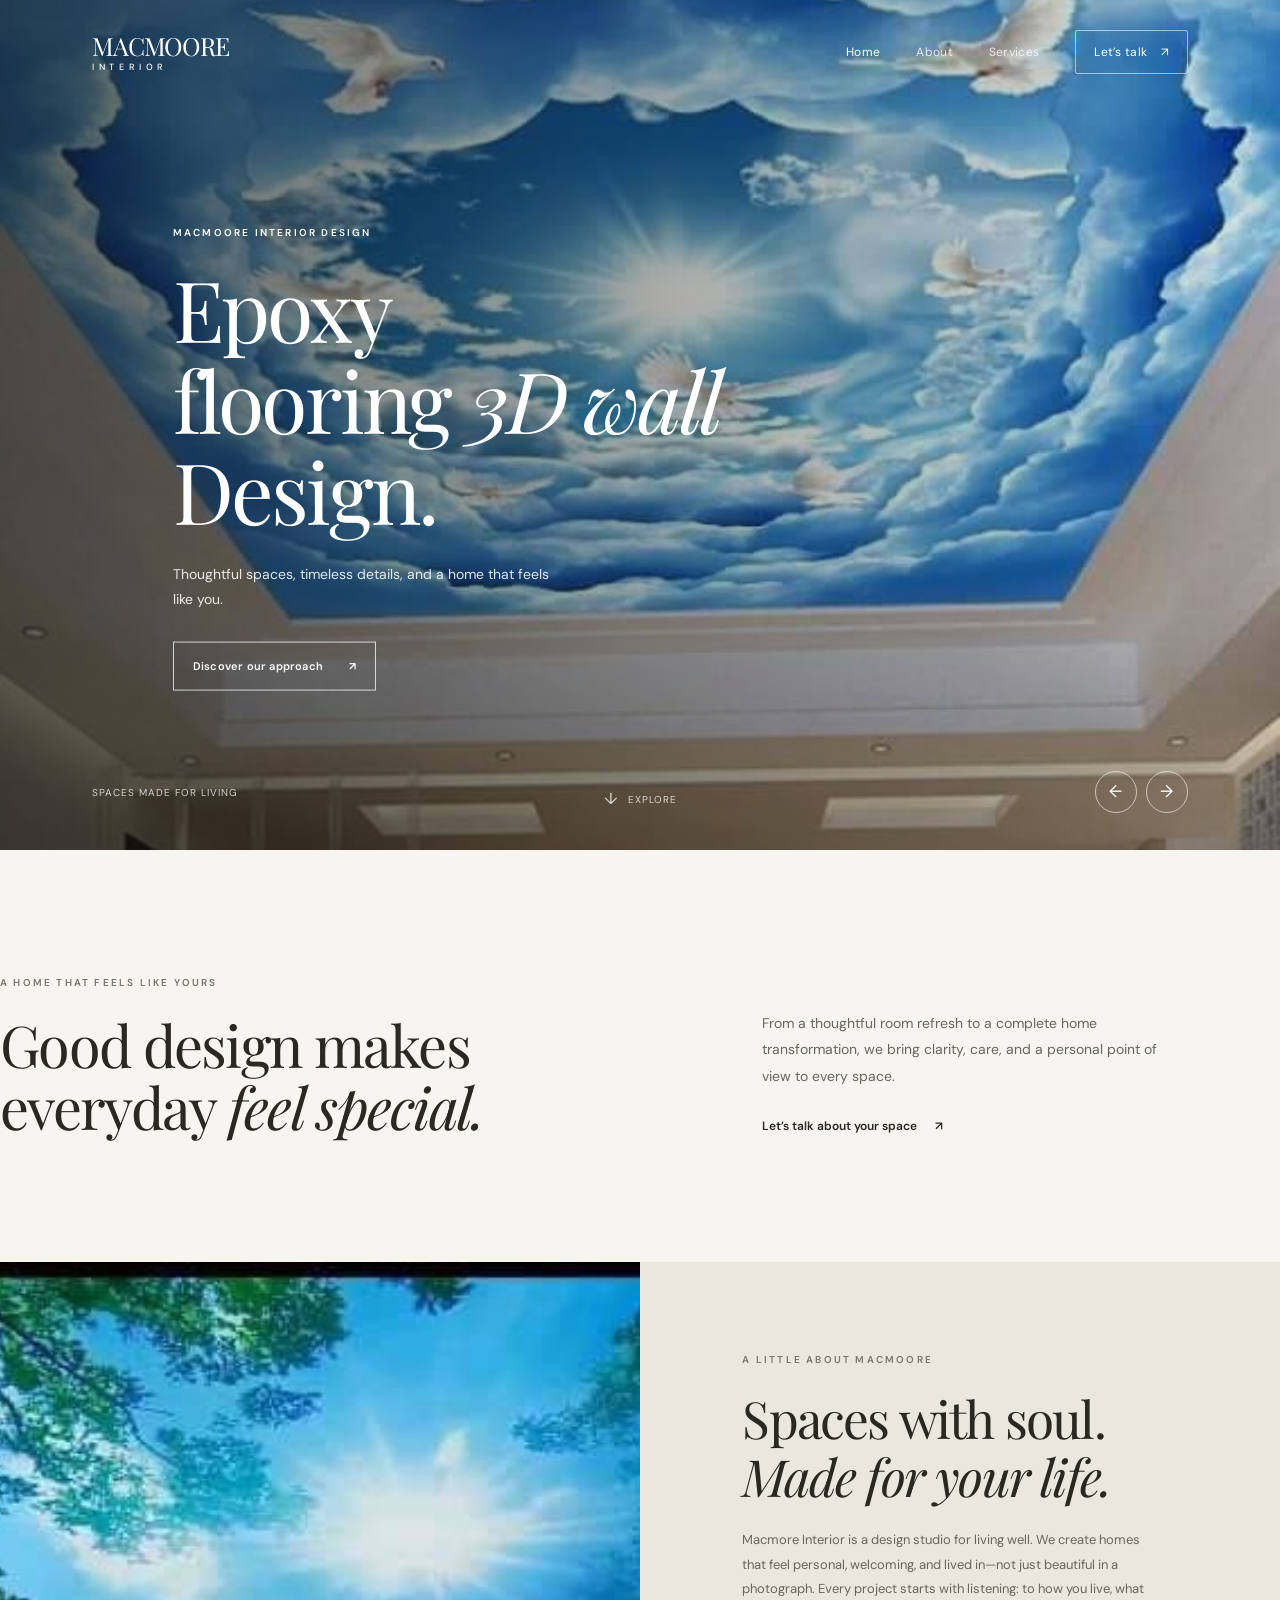
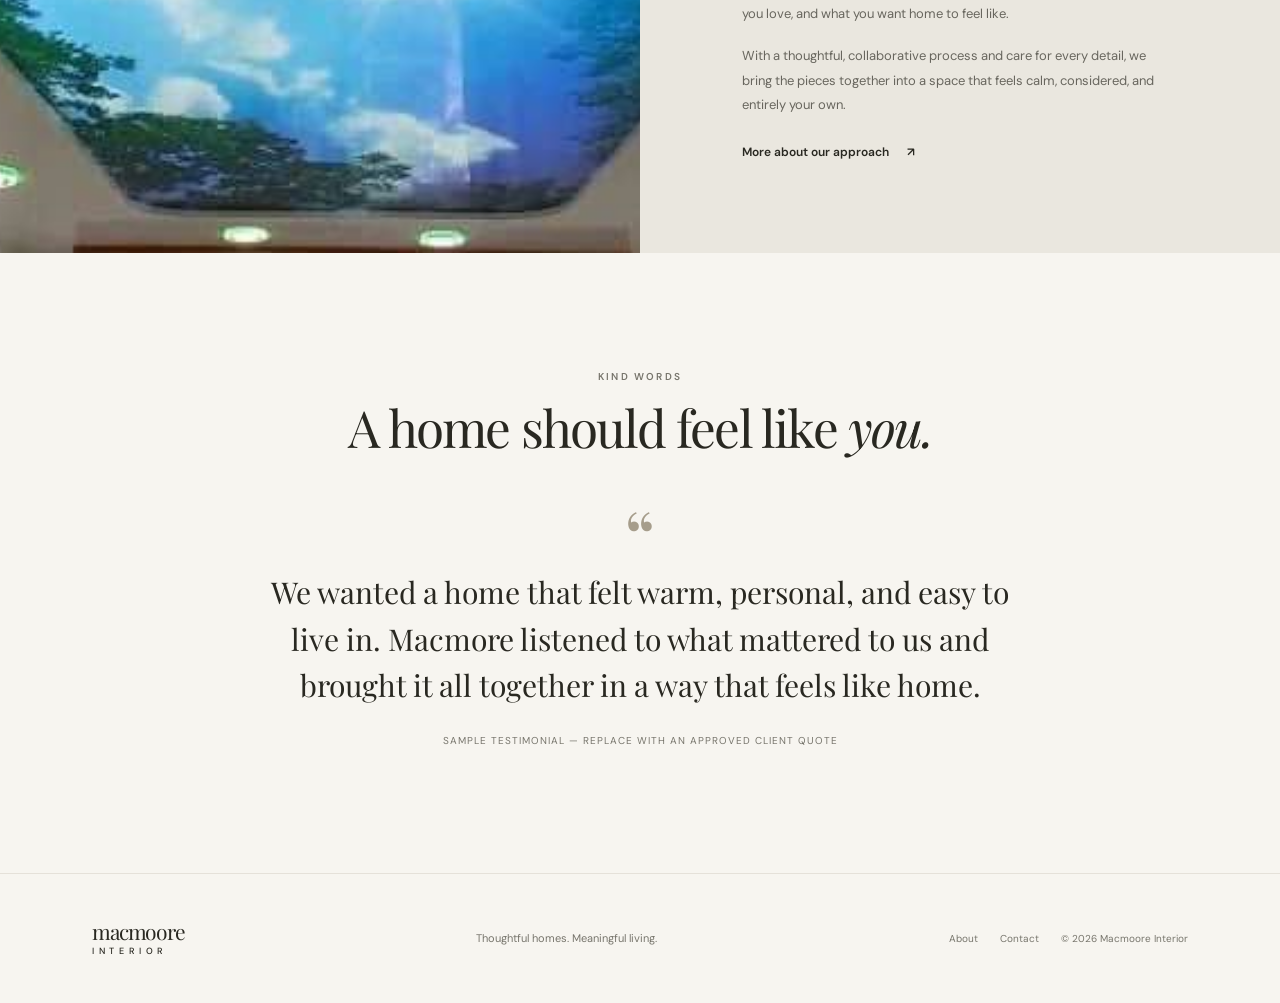
<file: index.html>
<!doctype html>
<html lang="en">
  <head>
    <meta charset="utf-8">
    <meta name="viewport" content="width=device-width, initial-scale=1">
    <meta name="theme-color" content="#27251f">
    <meta name="description" content="Macmore Interior creates thoughtful, timeless homes that feel personal, welcoming, and lived in.">
    <link rel="icon" href="data:,">
    <title>Macmoore Interior | Thoughtful homes, meaningful living</title>
    <link rel="preconnect" href="https://fonts.googleapis.com">
    <link rel="preconnect" href="https://fonts.gstatic.com" crossorigin>
    <link href="https://fonts.googleapis.com/css2?family=DM+Sans:wght@400;500;600;700&family=Playfair+Display:wght@400;500;600&display=swap" rel="stylesheet">
    <link rel="stylesheet" href="https://cdn.jsdelivr.net/npm/bootstrap@5.3.7/dist/css/bootstrap.min.css">
    <link rel="stylesheet" href="style.css">
    <script src="script.js" defer></script>
  </head>
  <body class="home-page">
    <header class="site-header home-header">
      <a class="wordmark" href="index.html" aria-label="Macmore Interior home">MACMOORE<span>INTERIOR</span></a>
      <button class="menu-toggle" type="button" aria-label="Open navigation" aria-expanded="false" aria-controls="primary-navigation">
        <span></span><span></span>
      </button>
      <nav class="site-nav" id="primary-navigation" aria-label="Main navigation">
        <a class="nav-link is-active" href="index.html" aria-current="page">Home</a>
        <a class="nav-link" href="about.html">About</a>
        <a class="nav-link" href="#services">Services</a>
        <a class="nav-link nav-contact" href="contact.html">Let’s talk <span aria-hidden="true">↗</span></a>
      </nav>
    </header>

    <main>
      <section class="home-hero" aria-label="Macmore Interior design inspiration">
        <div id="heroCarousel" class="carousel slide carousel-fade hero-carousel" data-bs-ride="carousel" data-bs-interval="5500">
          <div class="carousel-inner">
            <div class="carousel-item active hero-slide" role="img" aria-label="Warm, thoughtfully designed interior" style="background-image: url('images/interior image 10.jpeg')"></div>
            <div class="carousel-item hero-slide" role="img" aria-label="A welcoming modern living space" style="background-image: url('images/interior image 2.jpeg')"></div>
            <div class="carousel-item hero-slide" role="img" aria-label="Carefully layered interior details" style="background-image: url('images/interior image 3.jpeg')"></div>
            <div class="carousel-item hero-slide" role="img" aria-label="A calm and comfortable home" style="background-image: url('images/interior image 4.jpeg')"></div>
            <div class="carousel-item hero-slide" role="img" aria-label="A timeless interior with natural materials" style="background-image: url('images/interior image 12.jpeg')"></div>
          </div>
        </div>
        <div class="hero-shade" aria-hidden="true"></div>
        <div class="hero-copy">
          <p class="eyebrow">MACMOORE INTERIOR DESIGN</p>
          <h1>Epoxy <br>flooring <em>3D wall</em> <span>Design. </span> </h1>
          <p>Thoughtful spaces, timeless details, and a home that feels like you.</p>
          <a class="button button-light" href="about.html">Discover our approach <span aria-hidden="true">↗</span></a>
        </div>
        <div class="hero-bottom">
          <span>Spaces made for living</span>
          <div class="hero-controls" aria-label="Background image controls">
            <button type="button" data-bs-target="#heroCarousel" data-bs-slide="prev" aria-label="Previous background image">←</button>
            <button type="button" data-bs-target="#heroCarousel" data-bs-slide="next" aria-label="Next background image">→</button>
          </div>
        </div>
        <a class="scroll-cue" href="#services"><span aria-hidden="true">↓</span> Explore</a>
      </section>

      <section class="home-intro section-wrap" id="services">
        <div>
          <p class="eyebrow">A HOME THAT FEELS LIKE YOURS</p>
          <h2>Good design makes<br>everyday <em>feel special.</em></h2>
        </div>
        <div class="home-intro-copy">
          <p>From a thoughtful room refresh to a complete home transformation, we bring clarity, care, and a personal point of view to every space.</p>
          <a class="text-link" href="contact.html">Let’s talk about your space <span aria-hidden="true">↗</span></a>
        </div>
      </section>

      <section class="home-about" id="about">
        <div class="home-about-image" role="img" aria-label="A warm, thoughtfully designed living room" style="background-image: url('images/interior image 7.jpeg')"></div>
        <div class="home-about-copy">
          <p class="eyebrow">A LITTLE ABOUT MACMOORE</p>
          <h2>Spaces with soul.<br><em>Made for your life.</em></h2>
          <p>Macmore Interior is a design studio for living well. We create homes that feel personal, welcoming, and lived in—not just beautiful in a photograph. Every project starts with listening: to how you live, what you love, and what you want home to feel like.</p>
          <p>With a thoughtful, collaborative process and care for every detail, we bring the pieces together into a space that feels calm, considered, and entirely your own.</p>
          <a class="text-link" href="about.html">More about our approach <span aria-hidden="true">↗</span></a>
        </div>
      </section>

      <section class="testimonial section-wrap" aria-labelledby="testimonial-title">
        <p class="eyebrow">KIND WORDS</p>
        <h2 id="testimonial-title">A home should feel like <em>you.</em></h2>
        <blockquote>
          <span class="quote-mark" aria-hidden="true">“</span>
          <p>We wanted a home that felt warm, personal, and easy to live in. Macmore listened to what mattered to us and brought it all together in a way that feels like home.</p>
          <footer>Sample testimonial — replace with an approved client quote</footer>
        </blockquote>
      </section>
    </main>

    <footer class="site-footer">
      <a class="wordmark footer-wordmark" href="index.html">macmoore<span>interior</span></a>
      <p>Thoughtful homes. Meaningful living.</p>
      <div class="footer-links">
        <a href="about.html">About</a>
        <a href="contact.html">Contact</a>
        <span>© <span data-year></span> Macmoore Interior</span>
      </div>
    </footer>

    <script src="https://cdn.jsdelivr.net/npm/bootstrap@5.3.7/dist/js/bootstrap.bundle.min.js"></script>
  </body>
</html>
</file>
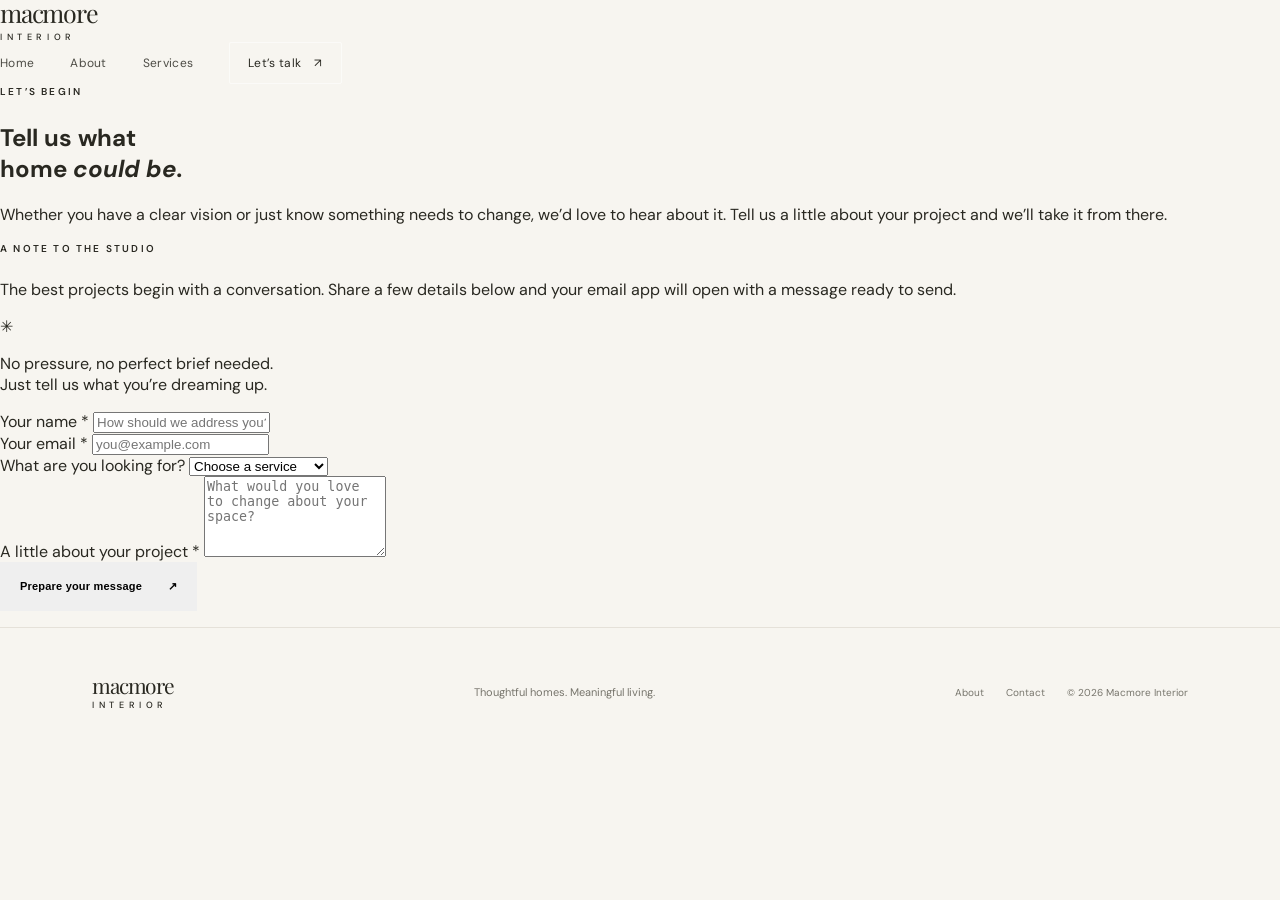
<file: contact.html>
<!doctype html>
<html lang="en">
  <head>
    <meta charset="utf-8">
    <meta name="viewport" content="width=device-width, initial-scale=1">
    <meta name="theme-color" content="#f7f5f0">
    <meta name="description" content="Tell Macmore Interior about your home design project. Get in touch to start a thoughtful conversation about your space.">
    <link rel="icon" href="data:,">
    <title>Contact | Macmore Interior</title>
    <link rel="preconnect" href="https://fonts.googleapis.com">
    <link rel="preconnect" href="https://fonts.gstatic.com" crossorigin>
    <link href="https://fonts.googleapis.com/css2?family=DM+Sans:wght@400;500;600;700&family=Playfair+Display:wght@400;500;600&display=swap" rel="stylesheet">
    <link rel="stylesheet" href="style.css">
    <script src="script.js" defer></script>
  </head>
  <body>
    <header class="site-header">
      <a class="wordmark" href="index.html" aria-label="Macmore Interior home">macmore<span>interior</span></a>
      <button class="menu-toggle" type="button" aria-label="Open navigation" aria-expanded="false" aria-controls="primary-navigation">
        <span></span><span></span>
      </button>
      <nav class="site-nav" id="primary-navigation" aria-label="Main navigation">
        <a class="nav-link" href="index.html">Home</a>
        <a class="nav-link" href="about.html">About</a>
        <a class="nav-link" href="index.html#services">Services</a>
        <a class="nav-link nav-contact is-active" href="contact.html" aria-current="page">Let’s talk <span aria-hidden="true">↗</span></a>
      </nav>
    </header>

    <main>
      <section class="contact-intro section-wrap">
        <p class="eyebrow">LET’S BEGIN</p>
        <h1>Tell us what<br>home <em>could be.</em></h1>
        <p class="contact-lede">Whether you have a clear vision or just know something needs to change, we’d love to hear about it. Tell us a little about your project and we’ll take it from there.</p>
      </section>

      <section class="contact-layout section-wrap">
        <div class="contact-details">
          <div>
            <p class="eyebrow">A NOTE TO THE STUDIO</p>
            <p class="contact-detail-copy">The best projects begin with a conversation. Share a few details below and your email app will open with a message ready to send.</p>
          </div>
          <div class="contact-note">
            <span class="note-star" aria-hidden="true">✳</span>
            <p>No pressure, no perfect brief needed.<br>Just tell us what you’re dreaming up.</p>
          </div>
        </div>
        <form class="contact-form" data-contact-form>
          <div class="form-row">
            <label for="name">Your name <span aria-hidden="true">*</span></label>
            <input id="name" name="name" type="text" autocomplete="name" placeholder="How should we address you?" required>
          </div>
          <div class="form-row">
            <label for="email">Your email <span aria-hidden="true">*</span></label>
            <input id="email" name="email" type="email" autocomplete="email" placeholder="you@example.com" required>
          </div>
          <div class="form-row">
            <label for="project">What are you looking for?</label>
            <select id="project" name="project">
              <option value="">Choose a service</option>
              <option>Full-service design</option>
              <option>Room refresh</option>
              <option>Design consultation</option>
              <option>Something else</option>
            </select>
          </div>
          <div class="form-row">
            <label for="message">A little about your project <span aria-hidden="true">*</span></label>
            <textarea id="message" name="message" rows="5" placeholder="What would you love to change about your space?" required></textarea>
          </div>
          <button class="button button-dark form-submit" type="submit">Prepare your message <span aria-hidden="true">↗</span></button>
          <p class="form-status" data-form-status aria-live="polite"></p>
        </form>
      </section>
    </main>

    <footer class="site-footer">
      <a class="wordmark footer-wordmark" href="index.html">macmore<span>interior</span></a>
      <p>Thoughtful homes. Meaningful living.</p>
      <div class="footer-links">
        <a href="about.html">About</a>
        <a href="contact.html">Contact</a>
        <span>© <span data-year></span> Macmore Interior</span>
      </div>
    </footer>
  </body>
</html>
</file>
<file: style.css>
:root {
  color-scheme: light;
  --ink: #292821;
  --paper: #f7f5f0;
  --muted: #77756c;
  --serif: "Playfair Display", Georgia, serif;
  --sans: "DM Sans", Arial, sans-serif;
}

* {
  box-sizing: border-box;
}

html {
  scroll-behavior: smooth;
}

body {
  margin: 0;
  background: var(--paper);
  color: var(--ink);
  font-family: var(--sans);
}

.home-page {
  min-width: 320px;
}

.home-header {
  position: absolute;
  z-index: 5;
  top: 0;
  left: 0;
  display: flex;
  width: 100%;
  align-items: center;
  justify-content: space-between;
  padding: 30px 7.2%;
  color: #fff;
}

.wordmark {
  color: inherit;
  font-family: var(--serif);
  font-size: 25px;
  letter-spacing: -1.2px;
  line-height: 1;
  text-decoration: none;
}

.wordmark span {
  display: block;
  margin-top: 5px;
  font-family: var(--sans);
  font-size: 9px;
  font-weight: 500;
  letter-spacing: 4.6px;
  text-transform: uppercase;
}

.site-nav {
  display: flex;
  align-items: center;
  gap: 36px;
}

.site-nav .nav-link {
  padding: 10px 0;
  color: inherit;
  font-size: 12px;
  letter-spacing: 0.3px;
  opacity: 0.82;
  text-decoration: none;
}

.site-nav .nav-link:hover,
.site-nav .nav-link.is-active {
  opacity: 1;
}

.site-nav .nav-contact {
  padding: 12px 18px;
  border: 1px solid rgb(255 255 255 / 55%);
  border-radius: 2px;
  opacity: 1;
}

.nav-contact span {
  margin-left: 10px;
}

.menu-toggle {
  display: none;
}

.home-hero {
  position: relative;
  min-height: 690px;
  height: min(850px, 100svh);
  overflow: hidden;
  background: #49463f;
  color: #fff;
}

.hero-carousel,
.hero-carousel .carousel-inner,
.hero-slide,
.hero-shade {
  position: absolute;
  inset: 0;
  width: 100%;
  height: 100%;
}

.hero-slide {
  background-position: center;
  background-size: cover;
  transform: scale(1.015);
}

.hero-shade {
  z-index: 1;
  background: linear-gradient(90deg, rgb(20 20 17 / 66%) 0%, rgb(25 24 20 / 39%) 47%, rgb(25 24 20 / 9%) 100%),
    linear-gradient(0deg, rgb(20 20 17 / 28%), transparent 28%);
  pointer-events: none;
}

.hero-copy {
  position: absolute;
  z-index: 2;
  top: 50%;
  left: 13.5%;
  width: min(620px, 74%);
  transform: translateY(-43%);
}

.eyebrow {
  margin: 0 0 23px;
  font-size: 10px;
  font-weight: 600;
  letter-spacing: 2.2px;
  line-height: 1.5;
  text-transform: uppercase;
}

.hero-copy h1,
.home-intro h2 {
  margin: 0;
  font-family: var(--serif);
  font-size: clamp(48px, 6.6vw, 88px);
  font-weight: 400;
  letter-spacing: -2.8px;
  line-height: 1.08;
}

.hero-copy h1 em,
.home-intro h2 em {
  font-weight: 400;
}

.hero-copy > p:not(.eyebrow) {
  max-width: 390px;
  margin: 25px 0 30px;
  color: rgb(255 255 255 / 87%);
  font-size: 14px;
  line-height: 1.8;
}

.button {
  display: inline-flex;
  min-height: 49px;
  align-items: center;
  justify-content: center;
  gap: 26px;
  padding: 0 19px;
  border: 1px solid transparent;
  font-size: 11px;
  font-weight: 600;
  letter-spacing: 0.2px;
  text-decoration: none;
  transition: background-color 160ms ease, color 160ms ease;
}

.button-light {
  border-color: rgb(255 255 255 / 75%);
  color: #fff;
}

.button-light:hover {
  background: #fff;
  color: var(--ink);
}

.hero-bottom {
  position: absolute;
  z-index: 2;
  right: 7.2%;
  bottom: 37px;
  left: 7.2%;
  display: flex;
  align-items: center;
  justify-content: space-between;
  color: rgb(255 255 255 / 78%);
  font-size: 10px;
  letter-spacing: 1px;
  text-transform: uppercase;
}

.hero-controls {
  display: flex;
  gap: 9px;
}

.hero-controls button {
  width: 42px;
  height: 42px;
  border: 1px solid rgb(255 255 255 / 58%);
  border-radius: 50%;
  background: transparent;
  color: #fff;
  font-size: 17px;
  transition: background-color 160ms ease, color 160ms ease;
}

.hero-controls button:hover {
  background: #fff;
  color: var(--ink);
}

.scroll-cue {
  position: absolute;
  z-index: 2;
  bottom: 39px;
  left: 50%;
  display: flex;
  align-items: center;
  gap: 9px;
  color: rgb(255 255 255 / 78%);
  font-size: 10px;
  letter-spacing: 1px;
  text-decoration: none;
  text-transform: uppercase;
  transform: translateX(-50%);
}

.scroll-cue span {
  font-size: 16px;
}

.home-intro {
  display: grid;
  grid-template-columns: 1.1fr 0.9fr;
  gap: 10%;
  align-items: end;
  padding-top: 125px;
  padding-bottom: 125px;
}

.home-intro .eyebrow {
  color: var(--muted);
}

.home-intro h2 {
  font-size: clamp(38px, 4.5vw, 60px);
  letter-spacing: -1.7px;
}

.home-intro-copy p {
  max-width: 405px;
  margin: 0 0 24px;
  color: #68665e;
  font-size: 14px;
  line-height: 1.9;
}

.text-link {
  display: inline-flex;
  gap: 18px;
  align-items: center;
  color: var(--ink);
  font-size: 12px;
  font-weight: 600;
  text-decoration: none;
}

.text-link:hover {
  text-decoration: underline;
  text-underline-offset: 5px;
}

.home-about {
  display: grid;
  min-height: 590px;
  grid-template-columns: 1fr 1fr;
  background: #eae7df;
}

.home-about-image {
  min-height: 590px;
  background-color: #c5c0b5;
  background-position: center;
  background-size: cover;
}

.home-about-copy {
  align-self: center;
  max-width: 620px;
  padding: 90px clamp(42px, 8vw, 125px);
}

.home-about-copy .eyebrow,
.testimonial > .eyebrow {
  color: var(--muted);
}

.home-about-copy h2,
.testimonial h2 {
  margin: 0 0 23px;
  font-family: var(--serif);
  font-size: clamp(38px, 4vw, 56px);
  font-weight: 400;
  letter-spacing: -1.8px;
  line-height: 1.12;
}

.home-about-copy > p:not(.eyebrow) {
  margin: 0 0 17px;
  color: #68665e;
  font-size: 13px;
  line-height: 1.9;
}

.home-about-copy .text-link {
  margin-top: 8px;
}

.testimonial {
  padding-top: 116px;
  padding-bottom: 125px;
  text-align: center;
}

.testimonial > .eyebrow {
  margin-bottom: 15px;
}

.testimonial h2 {
  margin-bottom: 42px;
  font-size: clamp(35px, 4vw, 52px);
}

.testimonial blockquote {
  max-width: 760px;
  margin: 0 auto;
}

.quote-mark {
  display: block;
  height: 54px;
  color: #a69d8b;
  font-family: var(--serif);
  font-size: 76px;
  line-height: 1;
}

.testimonial blockquote p {
  margin: 17px 0 24px;
  font-family: var(--serif);
  font-size: clamp(21px, 2.4vw, 30px);
  line-height: 1.55;
}

.testimonial blockquote footer {
  color: var(--muted);
  font-size: 10px;
  letter-spacing: 1px;
  text-transform: uppercase;
}

.site-footer {
  display: flex;
  min-height: 130px;
  align-items: center;
  justify-content: space-between;
  gap: 24px;
  padding: 30px 7.2%;
  border-top: 1px solid #e5e1d9;
}

.footer-wordmark {
  color: var(--ink);
  font-size: 21px;
}

.site-footer > p {
  margin: 0;
  color: var(--muted);
  font-size: 11px;
}

.footer-links {
  display: flex;
  flex-wrap: wrap;
  gap: 22px;
  align-items: center;
  color: var(--muted);
  font-size: 10px;
}

.footer-links a {
  color: inherit;
  text-decoration: none;
}

.footer-links a:hover {
  color: var(--ink);
}

@media (max-width: 700px) {
  .home-header {
    padding: 23px 6%;
  }

  .menu-toggle {
    z-index: 7;
    display: grid;
    width: 42px;
    height: 42px;
    place-content: center;
    gap: 6px;
    border: 1px solid rgb(255 255 255 / 55%);
    background: transparent;
  }

  .menu-toggle span {
    width: 17px;
    height: 1px;
    background: #fff;
  }

  .site-nav {
    position: absolute;
    top: 0;
    right: 0;
    left: 0;
    display: none;
    align-items: stretch;
    gap: 5px;
    padding: 88px 6% 24px;
    background: #2d2b25;
  }

  .site-nav.is-open {
    display: flex;
    flex-direction: column;
  }

  .site-nav .nav-link {
    padding: 12px 0;
  }

  .site-nav .nav-contact {
    align-self: flex-start;
    margin-top: 6px;
    padding: 12px 18px;
  }

  .home-hero {
    min-height: 650px;
    height: 100svh;
  }

  .hero-copy {
    left: 8%;
    width: 84%;
    transform: translateY(-44%);
  }

  .hero-copy h1 {
    font-size: clamp(48px, 12vw, 70px);
    letter-spacing: -1.8px;
  }

  .hero-copy > p:not(.eyebrow) {
    max-width: 310px;
    font-size: 13px;
  }

  .hero-bottom {
    right: 6%;
    bottom: 25px;
    left: 6%;
  }

  .scroll-cue {
    display: none;
  }

  .home-intro {
    grid-template-columns: 1fr;
    gap: 28px;
    padding: 82px 8%;
  }

  .home-intro h2 {
    font-size: clamp(39px, 10vw, 55px);
  }

  .home-about {
    grid-template-columns: 1fr;
  }

  .home-about-image {
    min-height: 360px;
  }

  .home-about-copy {
    padding: 68px 8%;
  }

  .home-about-copy h2 {
    font-size: clamp(38px, 10vw, 52px);
  }

  .testimonial {
    padding: 78px 8%;
  }

  .site-footer {
    flex-direction: column;
    align-items: flex-start;
    padding: 34px 8%;
  }

  .footer-links {
    gap: 14px;
  }
}

@media (prefers-reduced-motion: reduce) {
  html {
    scroll-behavior: auto;
  }

  *,
  *::before,
  *::after {
    transition-duration: 0.01ms !important;
  }
}
</file>
